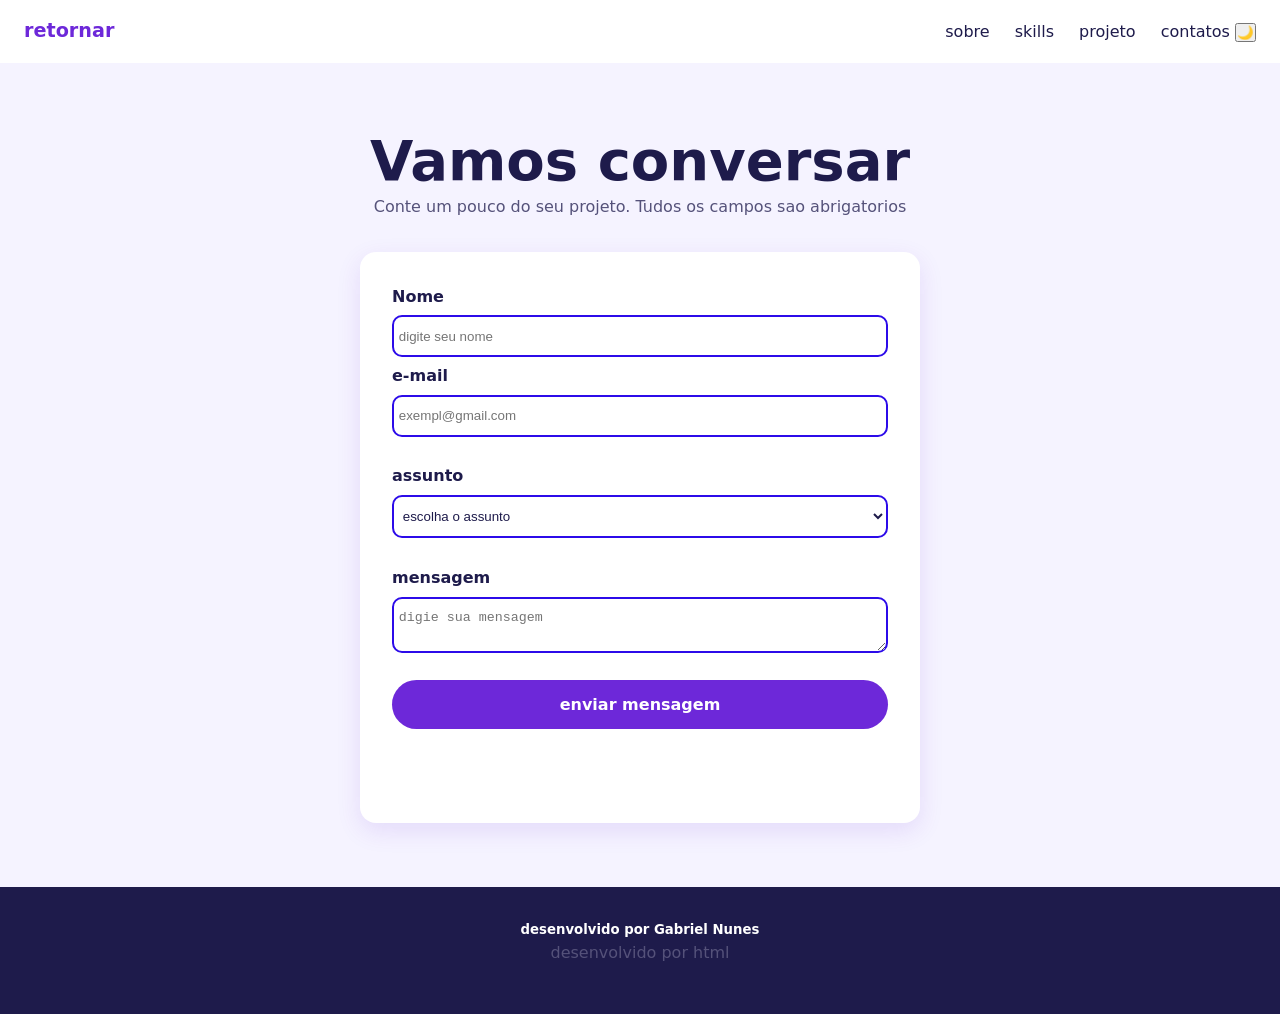
<file: contatato.html>
<!DOCTYPE html>
<html lang="pt-br">
<head>
    <meta charset="UTF-8">
    <meta name="viewport" content="width=device-width, initial-scale=1.0">
    <title>Gabriel contato</title>
    <link rel="stylesheet" href="style.css" />
</head>
<body>
    <header class="topo">
        <a class="logo" href="#inicio">retornar</a>
        <nav>
            <a href="index.html#sobre">sobre</a>
            <a href="index.html#skills">skills</a>
             <a href="index.html#projetos">projeto</a>
             <a href="contato.html">contatos</a>
             <button class="botao-tema" title="alterar para o modo escuro" aria-label="altera modo escuro">🌙</button>
        </nav>
             <button class="botao-menu" aria-label="Abrir menu" aria-expanded="false">☰</button>
    </header>
    
    <main class="container contato-pagina">
        <h1>Vamos conversar</h1>
        <p>Conte um pouco do seu projeto. Tudos os campos sao abrigatorios</p>

            <form class="formulario" id="form.contato" novalidate> 

                <div class="campo">
                    <label for="Nome">Nome</label>
                    <input type="text" id="nome" nome="nome" placeholder="digite seu nome"/>

                    <div class="campo">
                        <label for="email">e-mail</label>
                        <input type="email" id="email" nome="email" placeholder="exempl@gmail.com" />
                    </div>

                    <div class="campo">
                        <label for="assunto">assunto</label>
                        <select id="assunto" nome="assunto">
                            <option value="">escolha o assunto</option>
                            <option value="projeto">quero contratar o projeto</option>
                            <option value="duvida">tenho uma duvida</option>
                            <option value="outro">outro assunto</option>
                        </select>
                    </div>

                    <div class="campo">
                        <label for="mensagem">mensagem</label>
                        <textarea id="mensagem" nome="mendagem" role="5" placeholder="digie sua mensagem"></textarea>
                    </div>
                    <button type="submit" class="botao">enviar mensagem</button>
                </div>
                <p class="aviso" id="aviso" aria-live="polite"></p>
            </form>
    </main>

    <footer class="rodape">
        <h5>desenvolvido por Gabriel Nunes</h5>
        <p>desenvolvido por html</p>
    </footer>

</body>
</html>
</file>
<file: style.css>
/* ===== AULA 1: variáveis, reset e tipografia ===== */
:root {
  --fundo: #f5f3ff;
  --superficie: #ffffff;
  --texto: #1e1b4b;
  --texto-suave: #55527a;
  --primaria: #6d28d9;
  --primaria-escura: #5b21b6;
  --destaque: #fb923c;
  --raio: 16px;
  --sombra: 0 8px 24px rgba(109, 40, 217, 0.12);
  --erro: #b91c1c;
  --erro-fundo: #fef2f2;
  --certo-fundo: #f0fdf4;
  --certo: #15803d;
}

* {
  box-sizing: border-box;
  margin: 0;
  padding: 0;
}

html {
  scroll-behavior: smooth;
}

body {
  font-family: "Segoe UI", system-ui, sans-serif;
  background: var(--fundo);
  color: var(--texto);
  line-height: 1.6;
}

h1, h2, h3 {
  line-height: 1.2;
}

h1 { font-size: clamp(2.2rem, 6vw, 3.5rem); }
h2 { font-size: 1.8rem; margin-bottom: 1rem; }
h3 { font-size: 1.25rem; margin-bottom: 0.5rem; }
h4 { font-size: 0.95rem; margin-top: 0.75rem; }

p { color: var(--texto-suave); margin-bottom: 1rem; }

a { color: var(--primaria); font-weight: 600; }

img { max-width: 100%; display: block; }

/* ===== AULA 2: layout com classes ===== */
.container {
  max-width: 1000px;
  margin: 0 auto;
  padding: 4rem 1.5rem;
}

.topo {
  display: flex;
  justify-content: space-between;
  align-items: center;
  padding: 1rem 1.5rem;
  background: var(--superficie);
  position: sticky;
  top: 0;
}

.topo nav a {
  margin-left: 1.25rem;
  text-decoration: none;
  color: var(--texto);
  font-weight: 500;
}

.topo nav a:hover { color: var(--primaria); }

.logo {
  text-decoration: none;
  font-size: 1.2rem;
  font-weight: 700;
}

.hero {
  display: flex;
  align-items: center;
  gap: 3rem;
}

.hero-texto { flex: 1; }

.hero h2 {
  color: var(--primaria);
  font-size: 1.4rem;
}

.foto {
  width: 260px;
  height: 260px;
  object-fit: cover;
  border-radius: 50%;
  border: 6px solid var(--destaque);
}

.botao {
  display: inline-block;
  padding: 0.75rem 1.5rem;
  background: var(--primaria);
  color: #fff;
  border-radius: 999px;
  text-decoration: none;
  margin-right: 0.5rem;
}

.botao:hover { background: var(--primaria-escura); }

.botao-claro {
  background: transparent;
  color: var(--primaria);
  border: 2px solid var(--primaria);
}

.botao-claro:hover {
  background: var(--primaria);
  color: #fff;
}

/* ===== AULA 3: cartões, listas e responsivo ===== */
.colunas {
  display: grid;
  grid-template-columns: repeat(auto-fit, minmax(240px, 1fr));
  gap: 1.5rem;
}

.cartao {
  background: var(--superficie);
  padding: 1.5rem;
  border-radius: var(--raio);
  box-shadow: var(--sombra);
}

.cartao img {
  border-radius: 12px;
  margin-bottom: 1rem;
}

ul, ol { padding-left: 1.25rem; }

li { margin-bottom: 0.4rem; }

li::marker { color: var(--destaque); }

.rodape {
  text-align: center;
  padding: 2rem 1rem;
  background: var(--texto);
  color: #fff;
}

.rodape h6 { font-weight: 400; opacity: 0.7; }

.contato-pagina{
  text-align: center;
}

.formulario {
  background-color: var(--superficie);
  padding: 2rem;
  border-radius: var(--raio);
  box-shadow: var(--sombra);
  max-width: 560px;
  margin: 2rem auto 0;
  text-align: left;
}

.campo {
  display: flex;
  flex-direction: column;
  gap: 0.4rem;
  margin-bottom: 1.25rem;
}

label {
  font-weight: 600;
}

input, select, textarea {
  padding: 0.7rem 0.3rem;
  border: 2px solid #2c0be9; 
  border-radius: 10px;
  color: var(--texto);
  background-color: var(--superficie);
}

.formulario .botao{
  width: 100%;
  border: none;
  font: inherit;
  font-weight: 600;
  cursor: pointer; 
}

input:focus-visible, select:focus-visible, textarea:focus-visible {
  outline: 3px solid var(--primaria);
  outline-offset: 3px;
}



@media (max-width: 700px) {
  .hero {
    flex-direction: column-reverse;
    text-align: center;
  }
  .topo nav a { margin-left: 0.75rem; }
}

/* ===== JAVASCRIPT — AULA 2: modo escuro =====
   O JavaScript liga e desliga a classe "modo-escuro" na tag
   <html>. Aqui a gente só troca os valores das variáveis do
   :root — o resto do CSS não muda. */

html.modo-escuro {
  --fundo: #0f0d1f;
  --superficie: #1c1936;
  --texto: #ede9fe;
  --texto-suave: #b8b3d6;
  --primaria: #c4b5fd;
  --primaria-escura: #a78bfa;

}

/* Estas partes usam cores fixas no CSS original,
   então precisam de ajuste no modo escuro */
html.modo-escuro .botao {
  color: var(--fundo);
}
html.modo-escuro .botao-claro {
  color: var(--primaria);
}
html.modo-escuro .botao-claro:hover {
  color: var(--fundo);
}
html.modo-escuro .rodape {
  background: var(--superficie);
  color: var(--texto);
}

body {
  transition:
    background-color 0.3s,
    color 0.3s;
}

/* O botão que o JavaScript vai ouvir */
.botao-menu {
  display: none;
  width: 2.5rem;
  height: 2.5rem;
  font-size: 1.3rem;
  background: none;
  border: 2px solid var(--primaria);
  border-radius: 10px;
  color: var(--texto);
  cursor: pointer;
}
.aviso {
  min-height: 1.6em;
  margin-top: 1rem;
  border-radius: 10px;
  font-weight: 600;
}

.aviso.erro {
  padding: 0.75rem 1rem;
  background: var(--erro-fundo);
  color: var(--erro);
}

.aviso.certo {
  padding: 0.75rem 1rem;
  background: var(--certo-fundo);
  color: var(--certo);
}

/* Deixa o menu aberto por cima do conteúdo da página */
.topo { z-index: 10; }

@media (max-width: 700px) {
  .botao-menu { display: block; }

  /* Menu fechado: escondido */
  .topo nav {
    display: none;
    position: absolute;
    top: 100%;
    left: 0;
    right: 0;
    padding: 0.5rem 1.5rem 1rem;
    background: var(--superficie);
    box-shadow: var(--sombra);
  }

  /* Menu aberto: o JavaScript põe a classe "aberto" */
  .topo nav.aberto { display: block; }

  .topo nav a {
    display: block;
    margin: 0;
    padding: 0.75rem 0;
  }

  .topo nav .botao-tema { margin: 0.5rem 0 0; }
}
</file>
